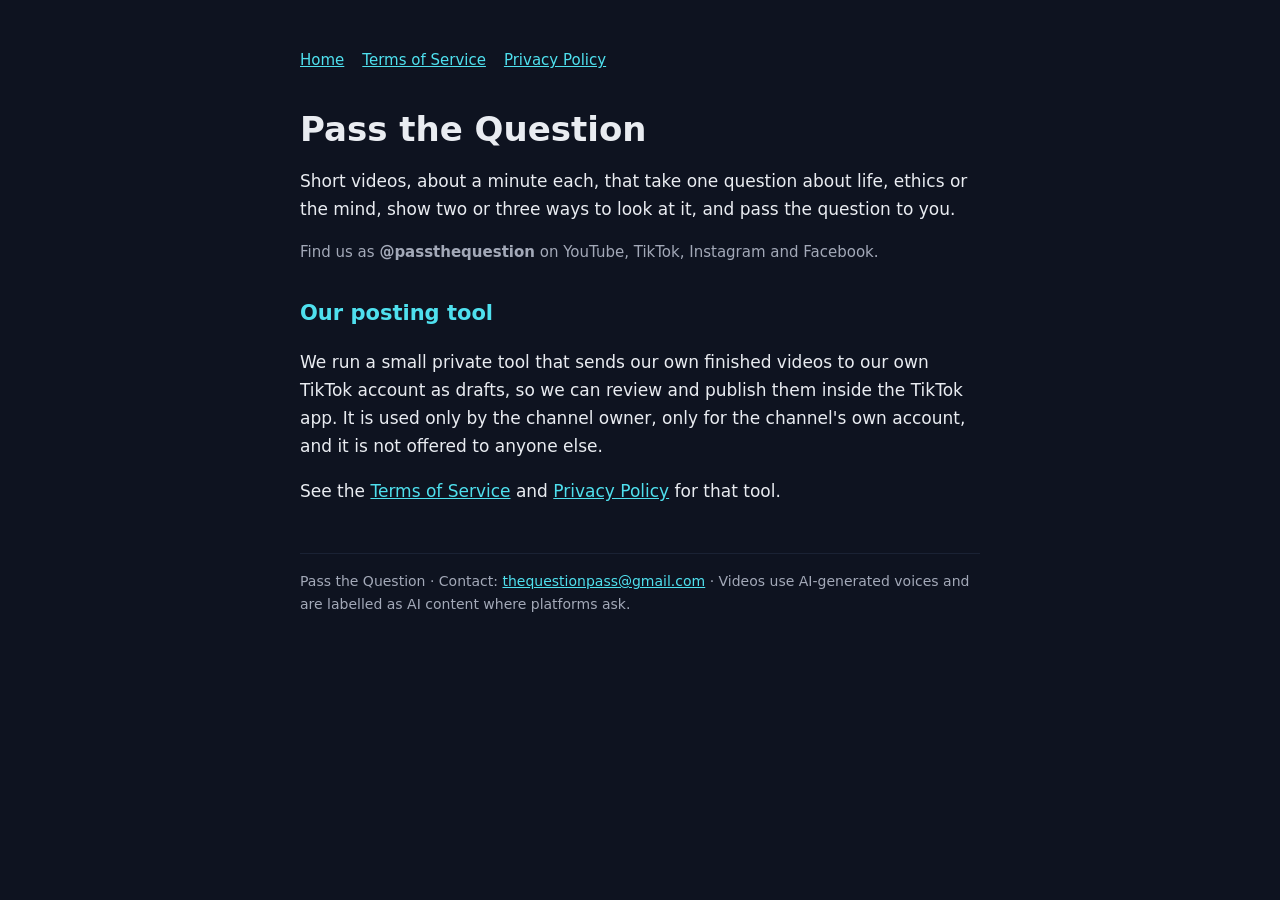
<file: index.html>
<!doctype html>
<html lang="en">
<head>
<meta charset="utf-8">
<meta name="viewport" content="width=device-width, initial-scale=1">
<title>Pass the Question</title>
<meta name="description" content="Short videos that ask one question about life, ethics and the mind — and pass it to you.">
<link rel="stylesheet" href="style.css">
</head>
<body>
<main>
  <nav><a href="index.html">Home</a><a href="terms.html">Terms of Service</a><a href="privacy.html">Privacy Policy</a></nav>
  <h1>Pass the Question</h1>
  <p>Short videos, about a minute each, that take one question about life, ethics or the mind, show two or three ways to look at it, and pass the question to you.</p>
  <p class="soft">Find us as <b>@passthequestion</b> on YouTube, TikTok, Instagram and Facebook.</p>

  <h2>Our posting tool</h2>
  <p>We run a small private tool that sends our own finished videos to our own TikTok account as drafts, so we can review and publish them inside the TikTok app. It is used only by the channel owner, only for the channel's own account, and it is not offered to anyone else.</p>
  <p>See the <a href="terms.html">Terms of Service</a> and <a href="privacy.html">Privacy Policy</a> for that tool.</p>

  <footer>Pass the Question · Contact: <a href="mailto:thequestionpass@gmail.com">thequestionpass@gmail.com</a> · Videos use AI-generated voices and are labelled as AI content where platforms ask.</footer>
</main>
</body>
</html>
</file>
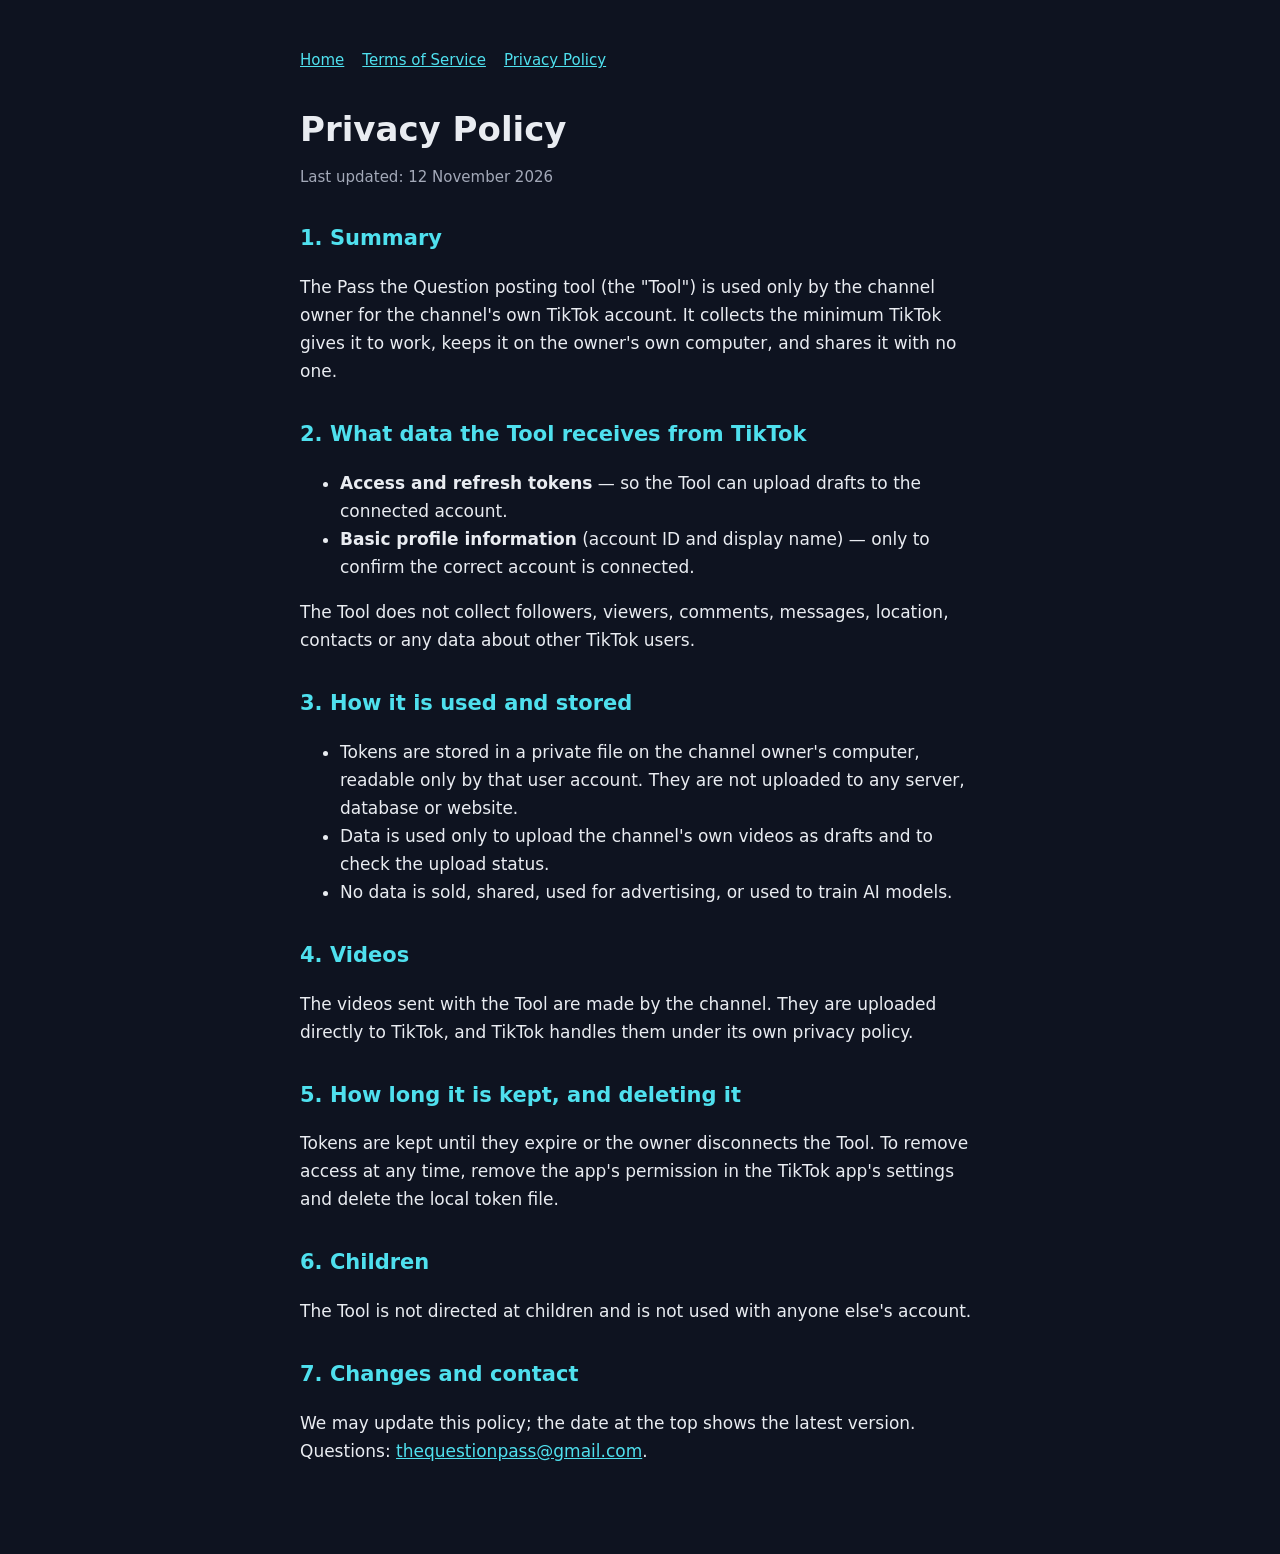
<file: privacy.html>
<!doctype html>
<html lang="en">
<head>
<meta charset="utf-8">
<meta name="viewport" content="width=device-width, initial-scale=1">
<title>Privacy Policy · Pass the Question</title>
<link rel="stylesheet" href="style.css">
</head>
<body>
<main>
  <nav><a href="index.html">Home</a><a href="terms.html">Terms of Service</a><a href="privacy.html">Privacy Policy</a></nav>
  <h1>Privacy Policy</h1>
  <p class="soft">Last updated: 12 November 2026</p>

  <h2>1. Summary</h2>
  <p>The Pass the Question posting tool (the "Tool") is used only by the channel owner for the channel's own TikTok account. It collects the minimum TikTok gives it to work, keeps it on the owner's own computer, and shares it with no one.</p>

  <h2>2. What data the Tool receives from TikTok</h2>
  <ul>
    <li><b>Access and refresh tokens</b> — so the Tool can upload drafts to the connected account.</li>
    <li><b>Basic profile information</b> (account ID and display name) — only to confirm the correct account is connected.</li>
  </ul>
  <p>The Tool does not collect followers, viewers, comments, messages, location, contacts or any data about other TikTok users.</p>

  <h2>3. How it is used and stored</h2>
  <ul>
    <li>Tokens are stored in a private file on the channel owner's computer, readable only by that user account. They are not uploaded to any server, database or website.</li>
    <li>Data is used only to upload the channel's own videos as drafts and to check the upload status.</li>
    <li>No data is sold, shared, used for advertising, or used to train AI models.</li>
  </ul>

  <h2>4. Videos</h2>
  <p>The videos sent with the Tool are made by the channel. They are uploaded directly to TikTok, and TikTok handles them under its own privacy policy.</p>

  <h2>5. How long it is kept, and deleting it</h2>
  <p>Tokens are kept until they expire or the owner disconnects the Tool. To remove access at any time, remove the app's permission in the TikTok app's settings and delete the local token file.</p>

  <h2>6. Children</h2>
  <p>The Tool is not directed at children and is not used with anyone else's account.</p>

  <h2>7. Changes and contact</h2>
  <p>We may update this policy; the date at the top shows the latest version. Questions: <a href="mailto:thequestionpass@gmail.com">thequestionpass@gmail.com</a>.</p>
</main>
</body>
</html>
</file>
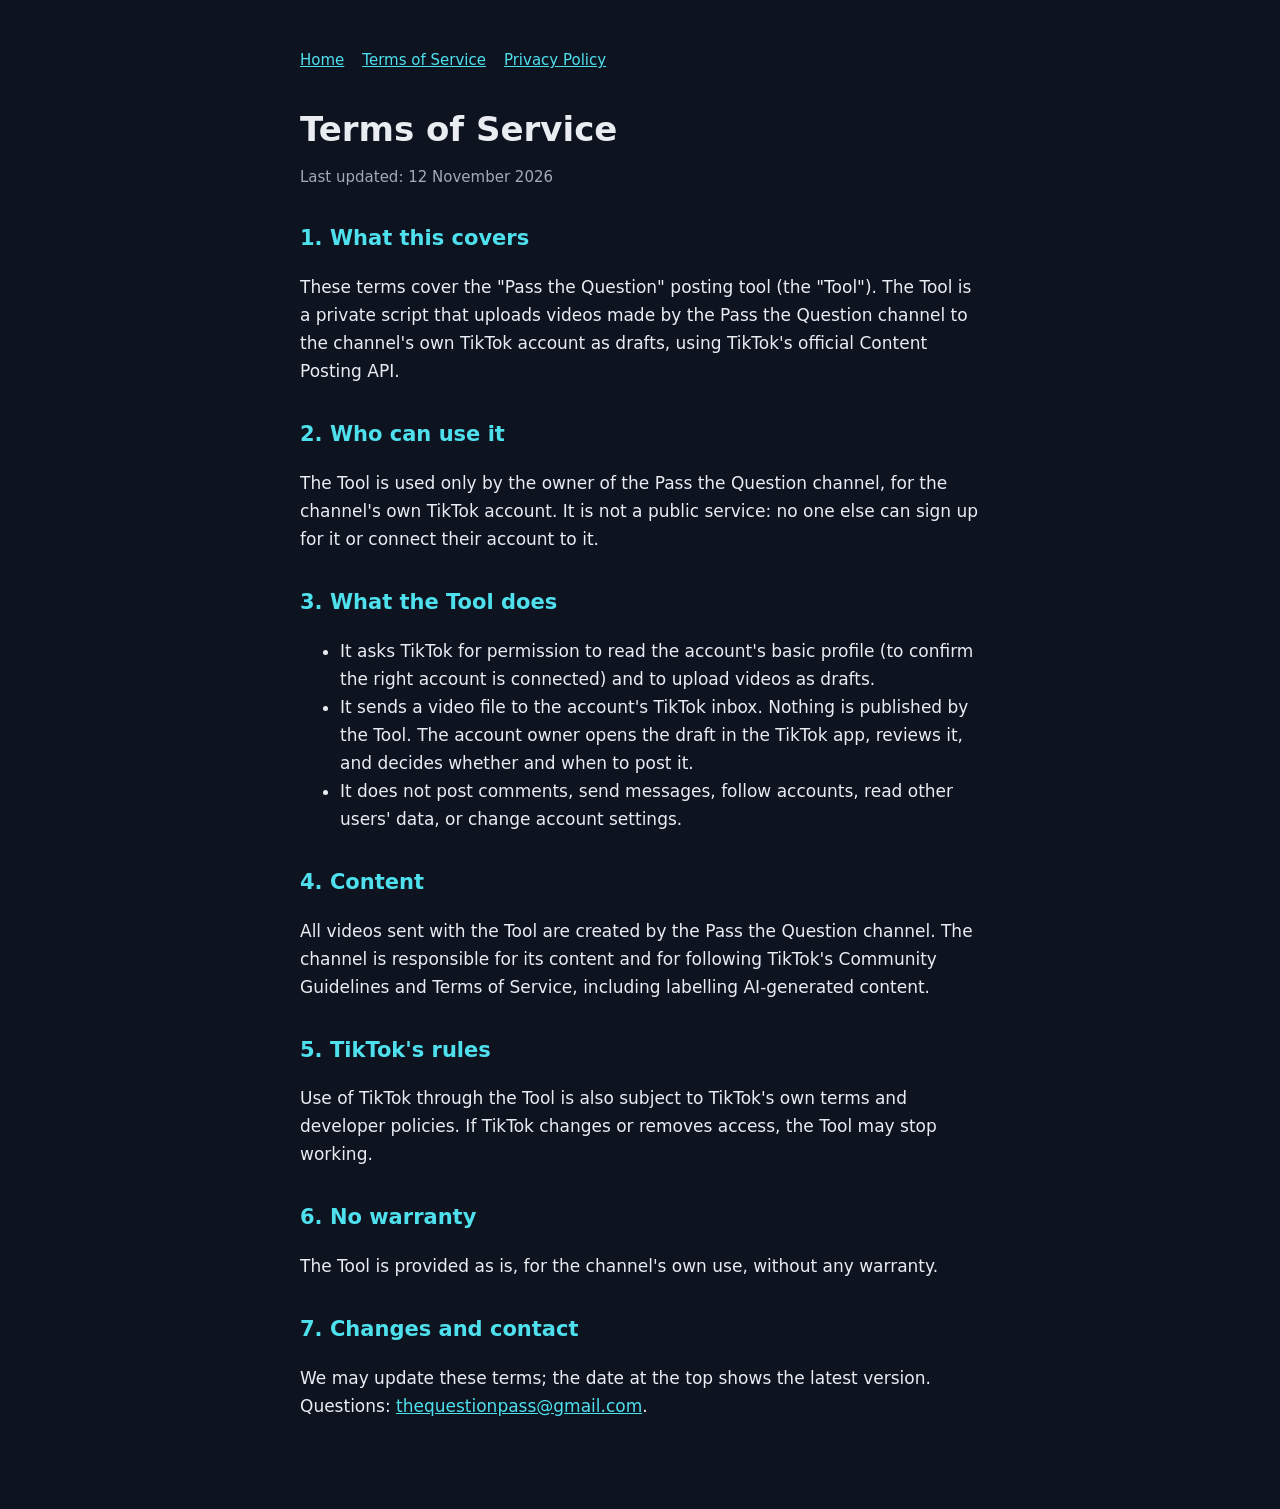
<file: terms.html>
<!doctype html>
<html lang="en">
<head>
<meta charset="utf-8">
<meta name="viewport" content="width=device-width, initial-scale=1">
<title>Terms of Service · Pass the Question</title>
<link rel="stylesheet" href="style.css">
</head>
<body>
<main>
  <nav><a href="index.html">Home</a><a href="terms.html">Terms of Service</a><a href="privacy.html">Privacy Policy</a></nav>
  <h1>Terms of Service</h1>
  <p class="soft">Last updated: 12 November 2026</p>

  <h2>1. What this covers</h2>
  <p>These terms cover the "Pass the Question" posting tool (the "Tool"). The Tool is a private script that uploads videos made by the Pass the Question channel to the channel's own TikTok account as drafts, using TikTok's official Content Posting API.</p>

  <h2>2. Who can use it</h2>
  <p>The Tool is used only by the owner of the Pass the Question channel, for the channel's own TikTok account. It is not a public service: no one else can sign up for it or connect their account to it.</p>

  <h2>3. What the Tool does</h2>
  <ul>
    <li>It asks TikTok for permission to read the account's basic profile (to confirm the right account is connected) and to upload videos as drafts.</li>
    <li>It sends a video file to the account's TikTok inbox. Nothing is published by the Tool. The account owner opens the draft in the TikTok app, reviews it, and decides whether and when to post it.</li>
    <li>It does not post comments, send messages, follow accounts, read other users' data, or change account settings.</li>
  </ul>

  <h2>4. Content</h2>
  <p>All videos sent with the Tool are created by the Pass the Question channel. The channel is responsible for its content and for following TikTok's Community Guidelines and Terms of Service, including labelling AI-generated content.</p>

  <h2>5. TikTok's rules</h2>
  <p>Use of TikTok through the Tool is also subject to TikTok's own terms and developer policies. If TikTok changes or removes access, the Tool may stop working.</p>

  <h2>6. No warranty</h2>
  <p>The Tool is provided as is, for the channel's own use, without any warranty.</p>

  <h2>7. Changes and contact</h2>
  <p>We may update these terms; the date at the top shows the latest version. Questions: <a href="mailto:thequestionpass@gmail.com">thequestionpass@gmail.com</a>.</p>
</main>
</body>
</html>
</file>
<file: style.css>
:root { --bg: #0E1320; --panel: #1A2234; --ink: #E9ECF1; --soft: #A3A9B8; --acc: #4FE0EE; }
* { box-sizing: border-box; }
body { margin: 0; background: var(--bg); color: var(--ink); font: 17px/1.65 "IBM Plex Sans", system-ui, sans-serif; }
main { max-width: 720px; margin: 0 auto; padding: 48px 20px 72px; }
h1 { font-size: 34px; line-height: 1.2; margin: 0 0 8px; }
h2 { font-size: 21px; margin: 32px 0 8px; color: var(--acc); }
p, li { color: var(--ink); } .soft { color: var(--soft); font-size: 15px; }
a { color: var(--acc); }
nav { display: flex; gap: 18px; flex-wrap: wrap; margin-bottom: 36px; font-size: 15px; }
footer { margin-top: 48px; color: var(--soft); font-size: 14px; border-top: 1px solid var(--panel); padding-top: 16px; }
</file>
